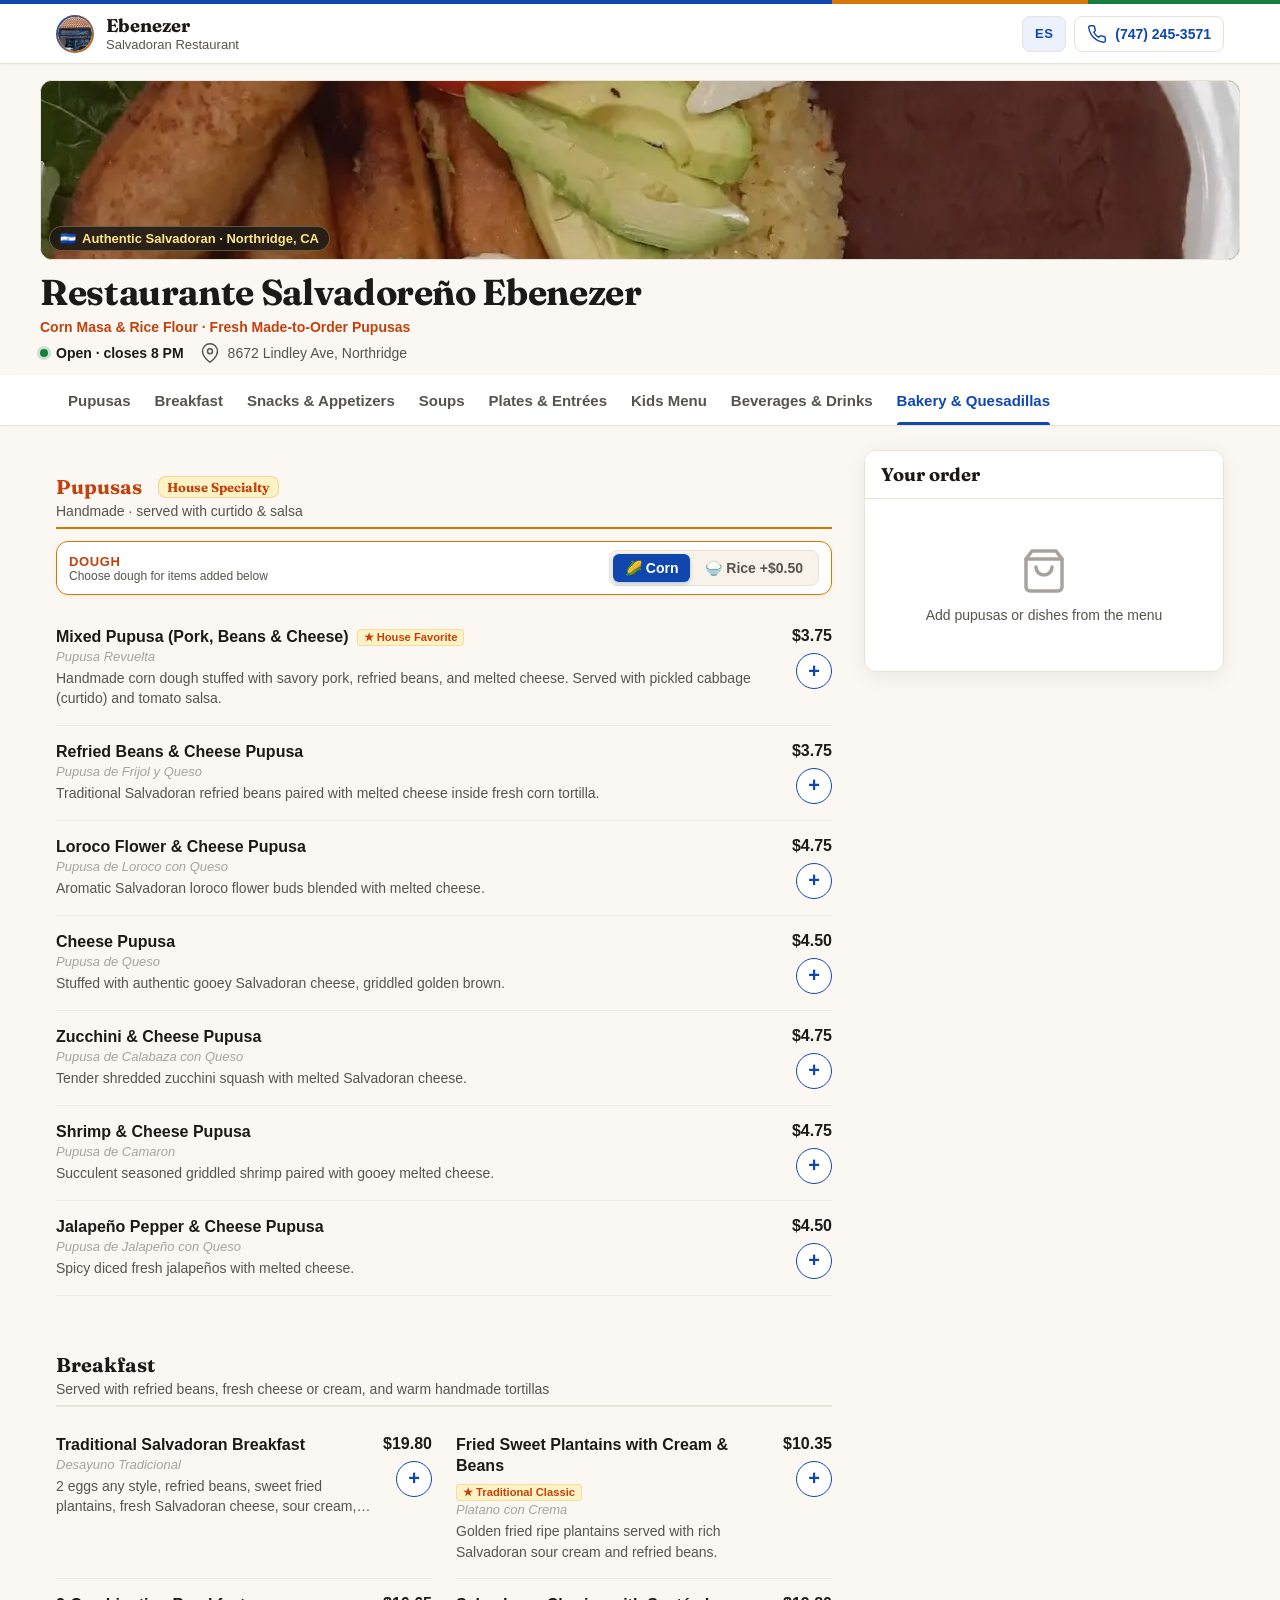
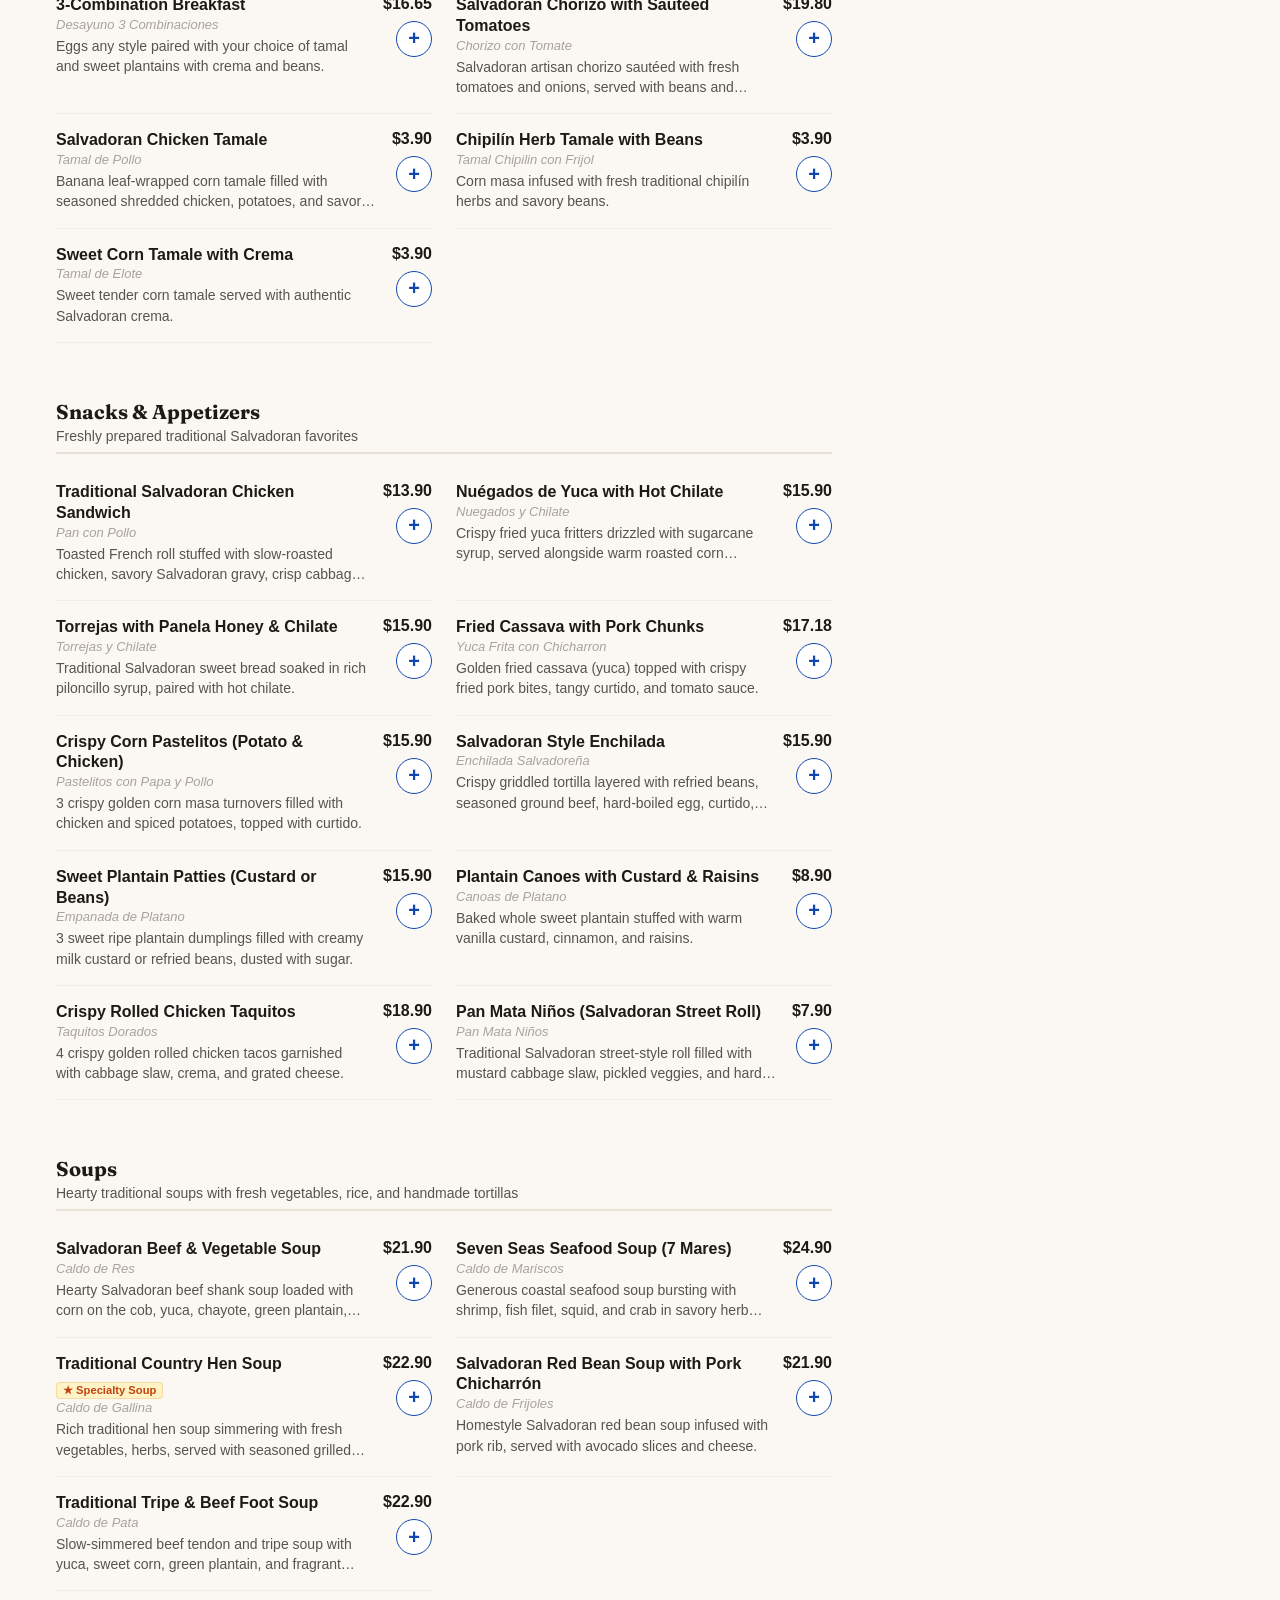
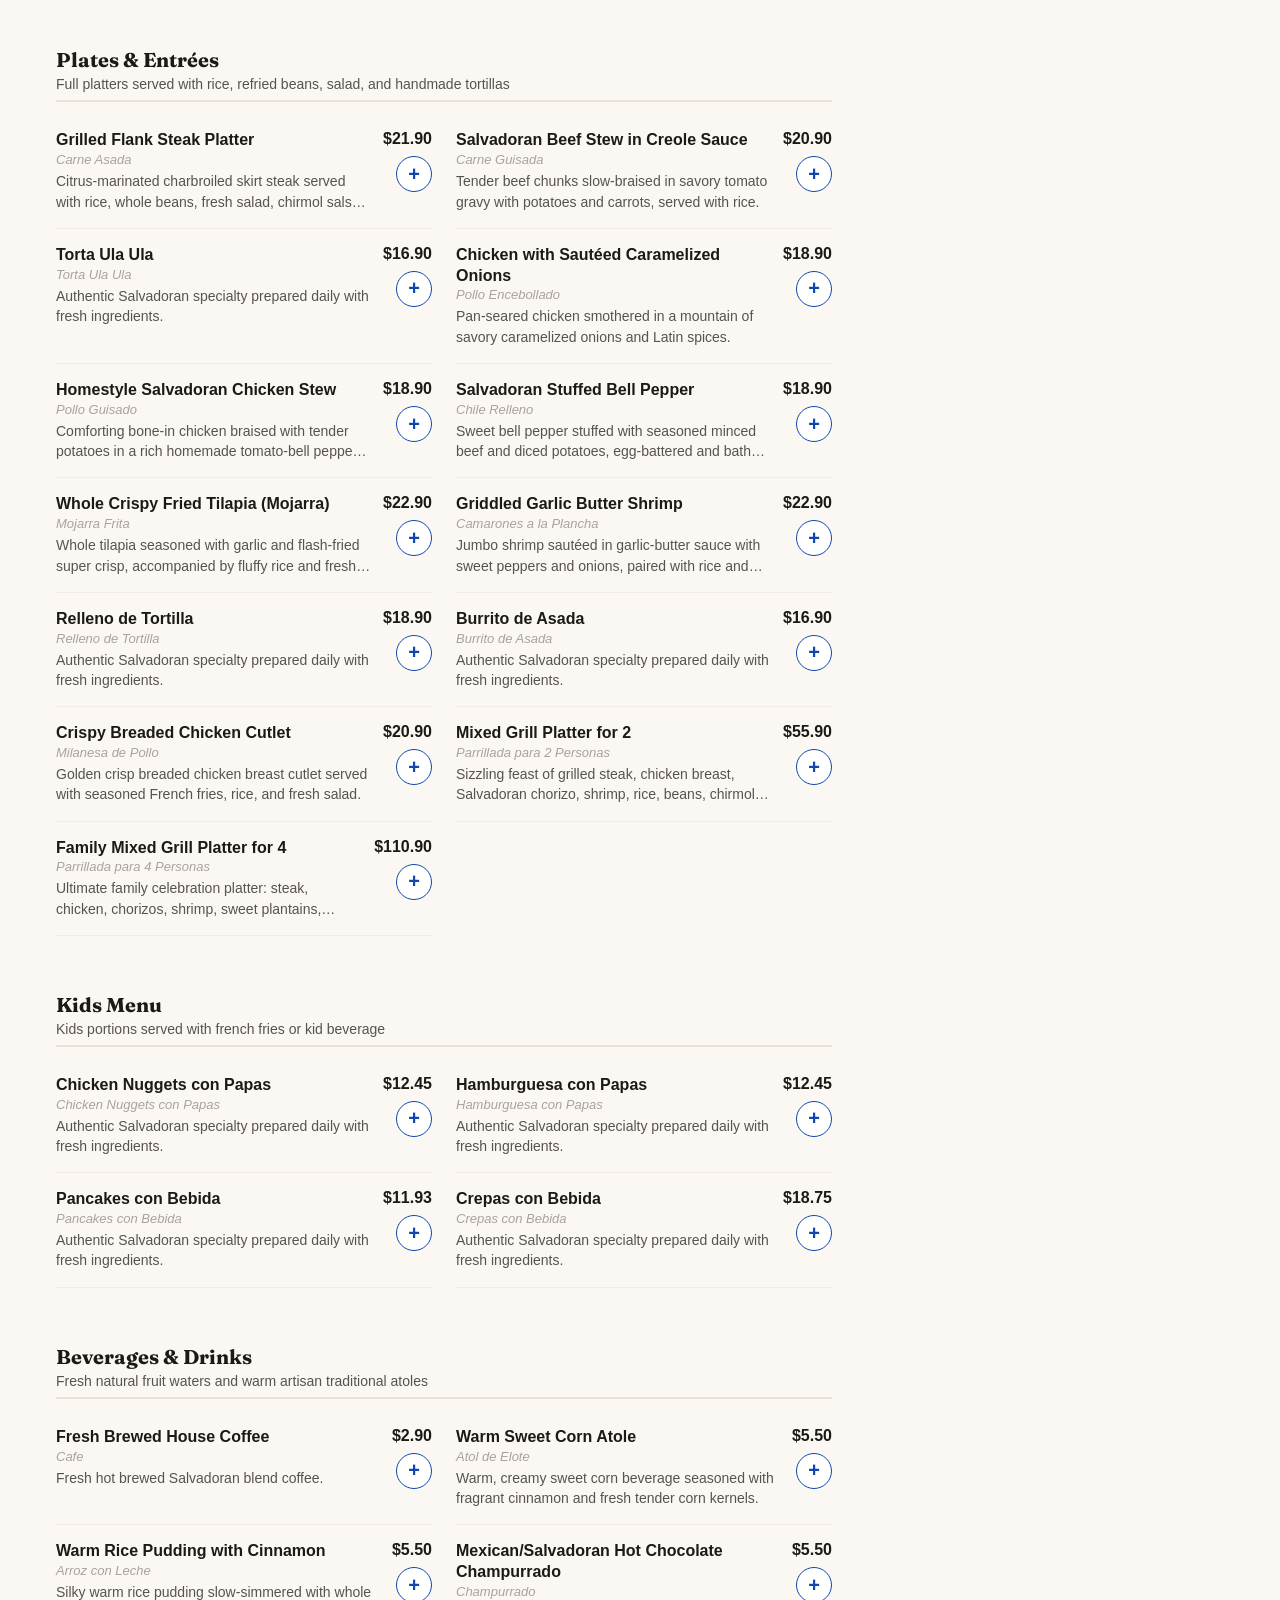
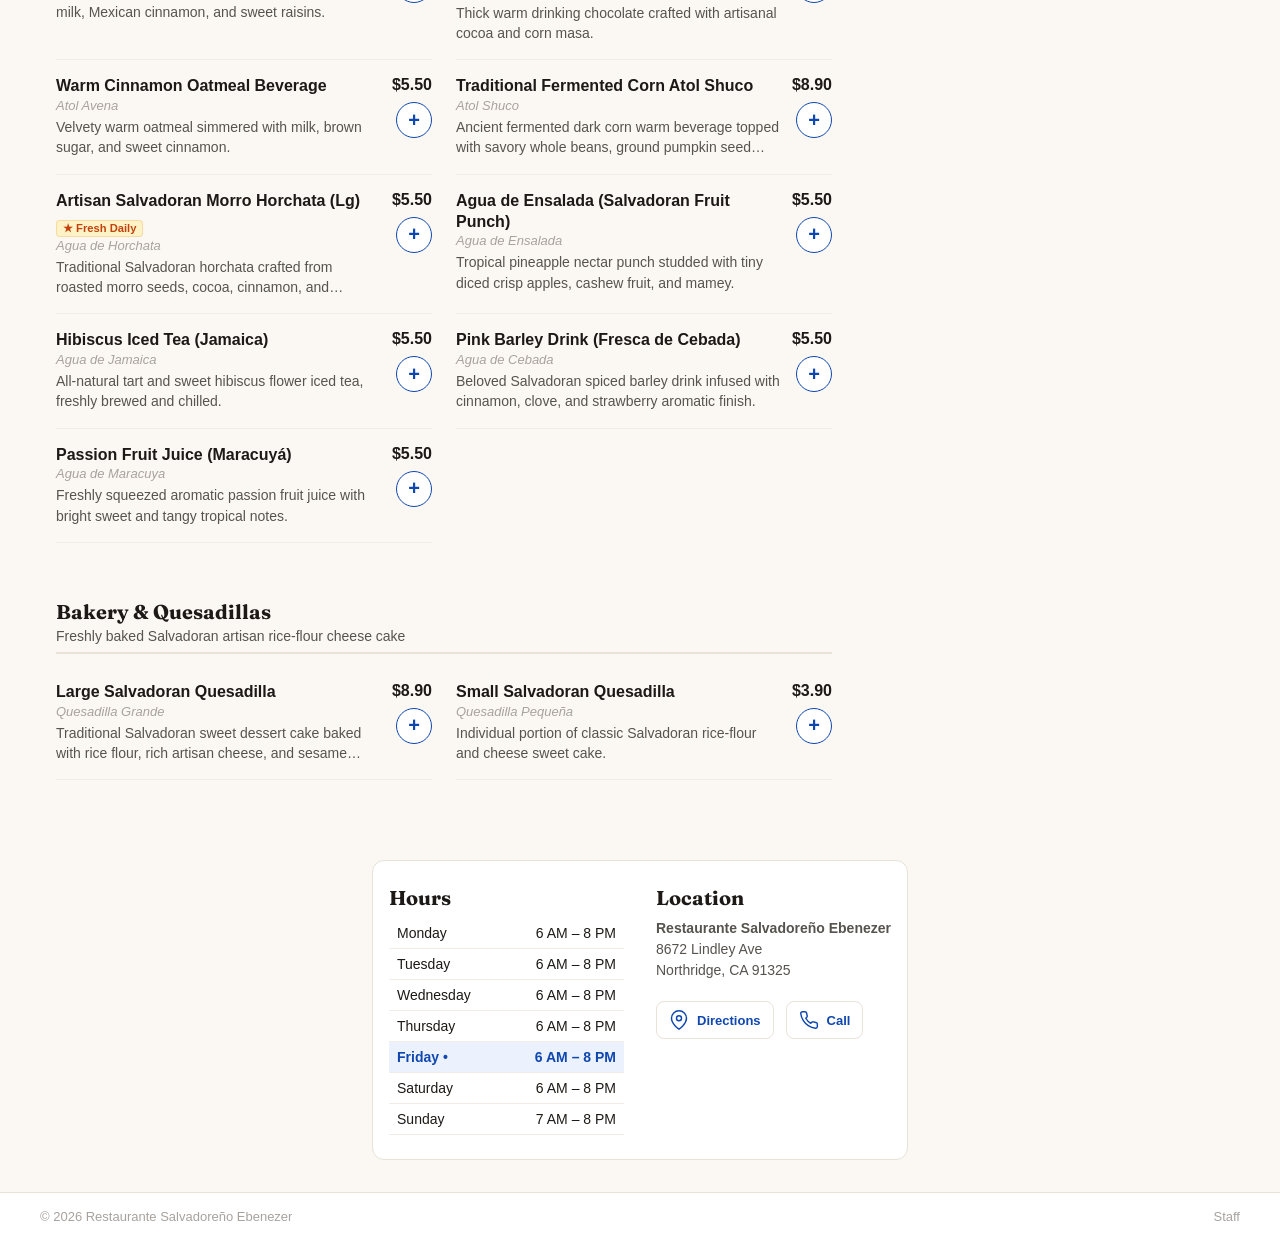
<file: index.html>
<!DOCTYPE html>
<html lang="en">
<head>
  <meta charset="UTF-8">
  <meta name="viewport" content="width=device-width, initial-scale=1.0, maximum-scale=5.0">
  <title>Ebenezer Salvadoran Restaurant — Menu & Online Ordering | Northridge, CA</title>
  <meta name="description" content="Authentic handmade Salvadoran pupusas, traditional soups, plantains and daily specials. Order pickup at 8672 Lindley Ave, Northridge, CA.">

  <!-- OpenGraph -->
  <meta property="og:title" content="Ebenezer Salvadoran Restaurant — Direct Online Ordering">
  <meta property="og:description" content="Authentic handmade Salvadoran pupusas in Northridge, CA.">
  <meta property="og:image" content="assets/logo-192.webp">
  <meta property="og:type" content="restaurant">

  <!-- Favicon -->
  <link rel="icon" type="image/webp" href="assets/logo-192.webp">

  <!-- Fonts & Stylesheet -->
  <link rel="preconnect" href="https://fonts.googleapis.com">
  <link rel="preconnect" href="https://fonts.gstatic.com" crossorigin>
  <link href="https://fonts.googleapis.com/css2?family=Fraunces:opsz,wght@9..144,600;9..144,700&display=swap" rel="stylesheet">
  <link rel="stylesheet" href="styles.css">

  <!-- Local Restaurant Schema JSON-LD -->
  <script type="application/ld+json">
  {
    "@context": "https://schema.org",
    "@type": "Restaurant",
    "name": "Restaurante Salvadoreño Ebenezer",
    "image": "assets/logo-192.webp",
    "address": {
      "@type": "PostalAddress",
      "streetAddress": "8672 Lindley Ave",
      "addressLocality": "Northridge",
      "addressRegion": "CA",
      "postalCode": "91325",
      "addressCountry": "US"
    },
    "telephone": "+17472453571",
    "servesCuisine": "Salvadoran",
    "priceRange": "$$"
  }
  </script>
</head>
<body>

  <!-- Top Salvadoran Artisan Stripe -->
  <div class="top-artisan-stripe"></div>

  <!-- SVG Icon Sprite -->
  <svg style="display:none;" xmlns="http://www.w3.org/2000/svg">
    <symbol id="icon-phone" viewBox="0 0 24 24">
      <path d="M22 16.92v3a2 2 0 0 1-2.18 2 19.79 19.79 0 0 1-8.63-3.07 19.5 19.5 0 0 1-6-6 19.79 19.79 0 0 1-3.07-8.67A2 2 0 0 1 4.11 2h3a2 2 0 0 1 2 1.72 12.84 12.84 0 0 0 .7 2.81 2 2 0 0 1-.45 2.11L8.09 9.91a16 16 0 0 0 6 6l1.27-1.27a2 2 0 0 1 2.11-.45 12.84 12.84 0 0 0 2.81.7A2 2 0 0 1 22 16.92z"/>
    </symbol>
    <symbol id="icon-pin" viewBox="0 0 24 24">
      <path d="M21 10c0 7-9 13-9 13s-9-6-9-13a9 9 0 0 1 18 0z"/><circle cx="12" cy="10" r="3"/>
    </symbol>
    <symbol id="icon-clock" viewBox="0 0 24 24">
      <circle cx="12" cy="12" r="10"/><polyline points="12 6 12 12 16 14"/>
    </symbol>
    <symbol id="icon-bag" viewBox="0 0 24 24">
      <path d="M6 2L3 6v14a2 2 0 0 0 2 2h14a2 2 0 0 0 2-2V6l-3-4z"/><line x1="3" y1="6" x2="21" y2="6"/><path d="M16 10a4 4 0 0 1-8 0"/>
    </symbol>
    <symbol id="icon-plus" viewBox="0 0 24 24">
      <line x1="12" y1="5" x2="12" y2="19"/><line x1="5" y1="12" x2="19" y2="12"/>
    </symbol>
    <symbol id="icon-minus" viewBox="0 0 24 24">
      <line x1="5" y1="12" x2="19" y2="12"/>
    </symbol>
    <symbol id="icon-x" viewBox="0 0 24 24">
      <line x1="18" y1="6" x2="6" y2="18"/><line x1="6" y1="6" x2="18" y2="18"/>
    </symbol>
    <symbol id="icon-check" viewBox="0 0 24 24">
      <polyline points="20 6 9 17 4 12"/>
    </symbol>
  </svg>

  <!-- Sticky Header -->
  <header class="site-header">
    <div class="header-inner">
      <a href="index.html" class="brand-link" aria-label="Ebenezer Restaurante">
        <div class="brand-logo-wrap">
          <img src="assets/logo-96.webp" alt="Ebenezer Logo" class="brand-logo" width="38" height="38" onerror="this.src='assets/logo.png'">
        </div>
        <div>
          <span class="brand-title">Ebenezer</span>
          <span class="brand-subtitle-mini" data-i18n="salvadoranFood">Salvadoran Restaurant</span>
        </div>
      </a>

      <div class="header-actions">
        <button id="langBtn" class="lang-btn" aria-label="Toggle language">ES</button>
        <a id="headerPhoneLink" href="tel:+17472453571" class="header-icon-btn" aria-label="Call restaurant">
          <svg class="icon"><use href="#icon-phone"></use></svg>
          <span class="desktop-phone-text">(747) 245-3571</span>
        </a>
      </div>
    </div>
  </header>

  <!-- Hero Section -->
  <section class="hero">
    <div class="hero-inner">
      <div class="hero-banner-wrap">
        <img src="assets/bk.webp" alt="Ebenezer Salvadoran Restaurant" class="hero-banner" width="1200" height="180" onerror="this.src='assets/bk.jpg'">
        <div class="hero-badge-corner">
          <span>🇸🇻</span>
          <span data-i18n="flavorBadge">Authentic Salvadoran · Northridge, CA</span>
        </div>
      </div>
      <h1 class="hero-title">Restaurante Salvadoreño Ebenezer</h1>
      <p class="hero-tagline" data-i18n="taglineHero">Corn Masa & Rice Flour · Fresh Made-to-Order Pupusas</p>
      <div class="hero-meta">
        <div class="status-badge" id="openStatusWrap">
          <span class="status-dot" id="statusDot"></span>
          <span id="statusText">Open · closes 8:00 PM</span>
        </div>
        <a id="heroMapLink" href="https://maps.app.goo.gl/6uodyNZbph4xevkz8" target="_blank" rel="noopener" class="hero-address">
          <svg class="icon"><use href="#icon-pin"></use></svg>
          <span>8672 Lindley Ave, Northridge</span>
        </a>
      </div>
    </div>
  </section>

  <!-- Sticky Category Navigation Tabs -->
  <div class="tabs-wrap">
    <nav class="tabs" id="categoryTabs" aria-label="Menu Categories"></nav>
  </div>

  <!-- Main Content Layout (Menu + Desktop Side Panel) -->
  <main class="main-layout" id="mainContent">
    <div class="menu-column" id="menuColumn">
      <!-- Menu categories and items rendered dynamically by app.js -->
    </div>

    <!-- Desktop Side Panel for Cart & Checkout -->
    <aside class="side-panel" id="desktopCart" aria-label="Order Panel">
      <div class="cart-header">
        <h2 class="cart-title" data-i18n="yourOrder">Your order</h2>
      </div>
      <div class="cart-body" id="desktopCartBody">
        <!-- Rendered by app.js -->
      </div>
    </aside>
  </main>

  <!-- Visit Us Section -->
  <section class="visit-section" id="visitSection">
    <div class="visit-grid">
      <div>
        <h2 class="section-title" data-i18n="hours">Hours</h2>
        <table class="hours-table" id="hoursTable">
          <!-- Filled by app.js with current day highlighted -->
        </table>
      </div>
      <div>
        <h2 class="section-title" data-i18n="location">Location</h2>
        <div class="location-info">
          <p class="location-address">
            <strong>Restaurante Salvadoreño Ebenezer</strong><br>
            8672 Lindley Ave<br>
            Northridge, CA 91325
          </p>
          <div class="location-links">
            <a href="https://maps.app.goo.gl/6uodyNZbph4xevkz8" target="_blank" rel="noopener" class="action-pill">
              <svg class="icon"><use href="#icon-pin"></use></svg>
              <span data-i18n="directions">Directions</span>
            </a>
            <a href="tel:+17472453571" class="action-pill">
              <svg class="icon"><use href="#icon-phone"></use></svg>
              <span data-i18n="call">Call</span>
            </a>
          </div>
        </div>
      </div>
    </div>
  </section>

  <!-- Site Footer -->
  <footer class="site-footer">
    <div class="footer-inner">
      <span>© 2026 Restaurante Salvadoreño Ebenezer</span>
      <a href="kitchen.html" class="footer-staff-link" aria-label="Staff">Staff</a>
    </div>
  </footer>

  <!-- Mobile Floating Bottom Cart Bar -->
  <div class="mobile-cart-bar" id="mobileCartBar" role="button" tabindex="0" aria-label="View order">
    <div class="m-bar-left">
      <span class="m-bar-badge" id="mBarCount">0</span>
      <span class="m-bar-title" data-i18n="viewOrder">View order</span>
    </div>
    <div class="m-bar-total" id="mBarTotal">$0.00</div>
  </div>

  <!-- Bulletproof Mobile Cart Modal Sheet Backdrop -->
  <div class="cart-modal-backdrop" id="cartModalBackdrop" aria-hidden="true">
    <div class="sheet-content" id="sheetContent">
      <div class="sheet-handle-wrap" id="sheetHandleWrap">
        <div class="sheet-handle"></div>
      </div>
      <div class="cart-header">
        <h2 class="cart-title" id="sheetTitle" data-i18n="yourOrder">Your order</h2>
        <button type="button" class="cart-close-btn" id="closeSheetBtn" aria-label="Close order">
          <svg class="icon"><use href="#icon-x"></use></svg>
        </button>
      </div>
      <div class="cart-body" id="sheetCartBody">
        <!-- Rendered by app.js -->
      </div>
    </div>
  </div>

  <!-- Undo Toast -->
  <div class="toast-undo" id="toastUndo" role="status" aria-live="polite">
    <span id="toastText">Item removed</span>
    <button type="button" class="toast-btn" id="toastUndoBtn" data-i18n="undo">Undo</button>
  </div>

  <!-- Scripts -->
  <script src="menu-data.js"></script>
  <script src="app.js"></script>
</body>
</html>
</file>
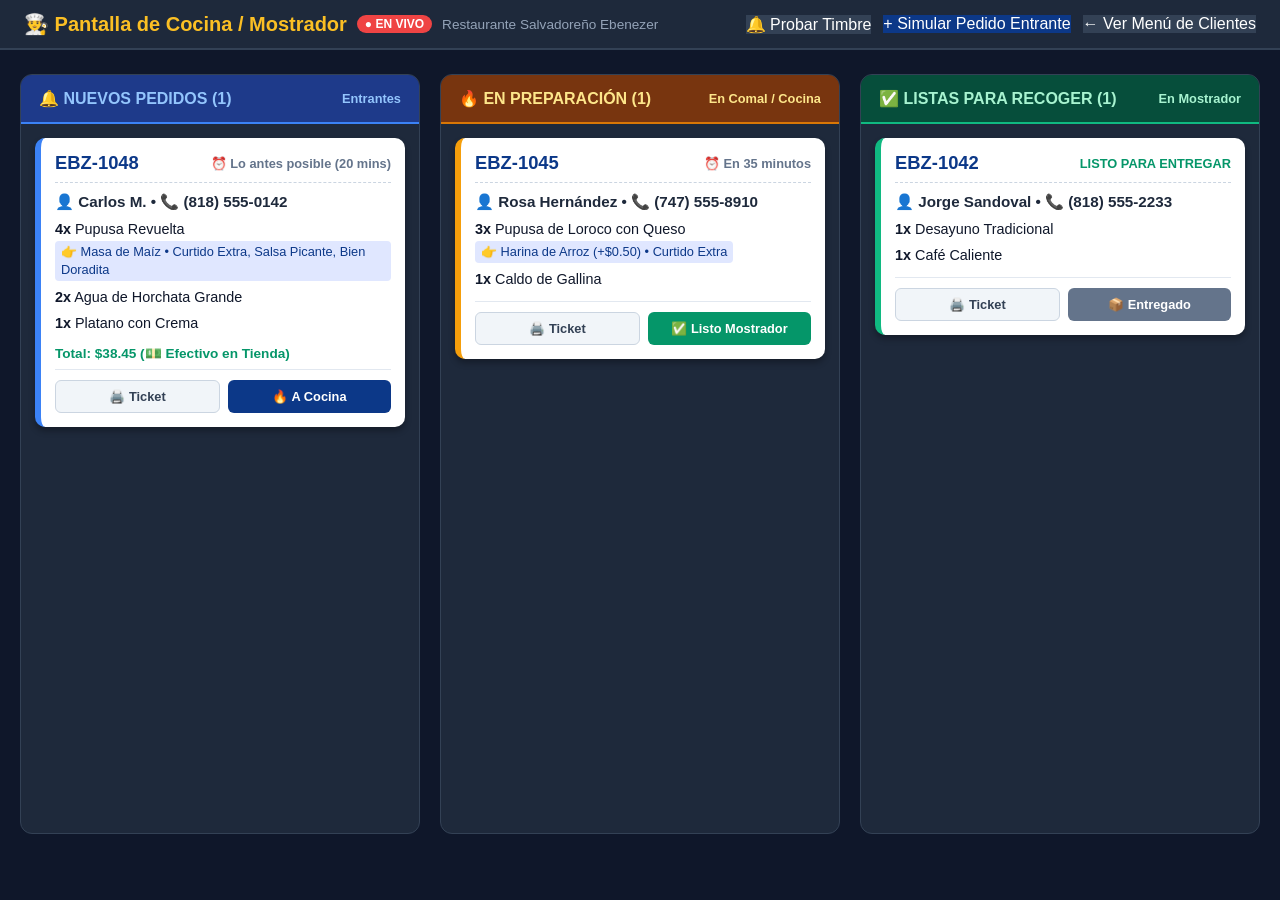
<file: kitchen.html>
<!DOCTYPE html>
<html lang="es">
<head>
  <meta charset="UTF-8">
  <meta name="viewport" content="width=device-width, initial-scale=1.0">
  <title>Pantalla de Cocina y Mostrador — Restaurante Ebenezer</title>
  <link rel="stylesheet" href="styles.css">
  <style>
    body {
      background: #0f172a;
      color: #f8fafc;
    }
    .kitchen-nav {
      background: #1e293b;
      border-bottom: 2px solid #334155;
      padding: 12px 24px;
      display: flex;
      justify-content: space-between;
      align-items: center;
    }
    .kitchen-title {
      font-size: 1.25rem;
      font-weight: 800;
      color: #fbbf24;
      display: flex;
      align-items: center;
      gap: 10px;
    }
    .kitchen-badge-live {
      background: #ef4444;
      color: white;
      font-size: 0.75rem;
      font-weight: 800;
      padding: 2px 8px;
      border-radius: 9999px;
      animation: pulse 1.5s infinite;
    }
    @keyframes pulse {
      0% { opacity: 1; }
      50% { opacity: 0.4; }
      100% { opacity: 1; }
    }
    .kitchen-board {
      max-width: 1400px;
      margin: 24px auto;
      padding: 0 20px;
      display: grid;
      grid-template-columns: repeat(3, 1fr);
      gap: 20px;
    }
    .column-card {
      background: #1e293b;
      border: 1px solid #334155;
      border-radius: 12px;
      display: flex;
      flex-direction: column;
      height: calc(100vh - 140px);
      overflow: hidden;
    }
    .column-header {
      padding: 14px 18px;
      font-weight: 800;
      font-size: 1rem;
      display: flex;
      justify-content: space-between;
      align-items: center;
      border-bottom: 2px solid #334155;
    }
    .col-new .column-header { background: #1e3a8a; color: #93c5fd; border-color: #3b82f6; }
    .col-prep .column-header { background: #78350f; color: #fde68a; border-color: #d97706; }
    .col-ready .column-header { background: #064e3b; color: #a7f3d0; border-color: #10b981; }

    .column-orders-list {
      flex: 1;
      overflow-y: auto;
      padding: 14px;
      display: flex;
      flex-direction: column;
      gap: 14px;
    }
    .ticket-card {
      background: #ffffff;
      color: #0f172a;
      border-radius: 10px;
      padding: 14px;
      box-shadow: 0 4px 6px rgba(0, 0, 0, 0.3);
      border-left: 6px solid #3b82f6;
    }
    .ticket-card.prep { border-left-color: #f59e0b; }
    .ticket-card.ready { border-left-color: #10b981; }

    .ticket-top {
      display: flex;
      justify-content: space-between;
      align-items: center;
      border-bottom: 1.5px dashed #cbd5e1;
      padding-bottom: 8px;
      margin-bottom: 10px;
    }
    .ticket-id { font-size: 1.15rem; font-weight: 900; color: #0c3888; }
    .ticket-time { font-size: 0.8rem; font-weight: 700; color: #64748b; }
    .ticket-cust { font-size: 0.95rem; font-weight: 800; color: #1e293b; margin-bottom: 8px; }
    .ticket-items-list { font-size: 0.9rem; line-height: 1.4; margin-bottom: 12px; }
    .ticket-item-row { margin-bottom: 6px; }
    .ticket-item-notes { font-size: 0.8rem; color: #0c3888; background: #e0e7ff; padding: 2px 6px; border-radius: 4px; display: inline-block; margin-top: 2px; }
    .ticket-actions {
      display: flex;
      gap: 8px;
      border-top: 1px solid #e2e8f0;
      padding-top: 10px;
    }
    .btn-ticket {
      flex: 1;
      padding: 8px;
      border-radius: 6px;
      font-size: 0.8rem;
      font-weight: 800;
      border: none;
      cursor: pointer;
      text-align: center;
    }
    .btn-ticket.next { background: #0c3888; color: white; }
    .btn-ticket.print { background: #f1f5f9; color: #334155; border: 1px solid #cbd5e1; }

    /* Thermal receipt printer preview */
    @media print {
      body * { visibility: hidden; }
      #printableTicket, #printableTicket * { visibility: visible; }
      #printableTicket {
        position: absolute;
        left: 0;
        top: 0;
        width: 80mm;
        color: black !important;
        background: white !important;
      }
    }
  </style>
</head>
<body>

  <header class="kitchen-nav">
    <div class="kitchen-title">
      <span>👨‍🍳 Pantalla de Cocina / Mostrador</span>
      <span class="kitchen-badge-live">● EN VIVO</span>
      <span style="font-size:0.85rem; color:#94a3b8; font-weight:normal;">Restaurante Salvadoreño Ebenezer</span>
    </div>
    <div style="display:flex; gap:12px; align-items:center;">
      <button class="btn-lang" onclick="playChime()" style="background:#334155; color:white; border-color:#475569;">🔔 Probar Timbre</button>
      <button class="btn-lang" onclick="addSampleOrder()" style="background:#0c3888; color:white; border-color:#3b82f6;">+ Simular Pedido Entrante</button>
      <a href="index.html" class="btn-lang" style="background:#334155; color:white; border-color:#475569;">← Ver Menú de Clientes</a>
    </div>
  </header>

  <main class="kitchen-board">
    <!-- Column 1: Nuevas -->
    <div class="column-card col-new">
      <div class="column-header">
        <span>🔔 NUEVOS PEDIDOS (<span id="countNew">0</span>)</span>
        <span style="font-size:0.8rem;">Entrantes</span>
      </div>
      <div class="column-orders-list" id="colNewList"></div>
    </div>

    <!-- Column 2: Preparando -->
    <div class="column-card col-prep">
      <div class="column-header">
        <span>🔥 EN PREPARACIÓN (<span id="countPrep">0</span>)</span>
        <span style="font-size:0.8rem;">En Comal / Cocina</span>
      </div>
      <div class="column-orders-list" id="colPrepList"></div>
    </div>

    <!-- Column 3: Listas -->
    <div class="column-card col-ready">
      <div class="column-header">
        <span>✅ LISTAS PARA RECOGER (<span id="countReady">0</span>)</span>
        <span style="font-size:0.8rem;">En Mostrador</span>
      </div>
      <div class="column-orders-list" id="colReadyList"></div>
    </div>
  </main>

  <!-- Hidden container for printing thermal ticket -->
  <div id="printableTicket" style="display:none;"></div>

  <script>
    // Audio Chime Generator via Web Audio API
    function playChime() {
      try {
        const ctx = new (window.AudioContext || window.webkitAudioContext)();
        const now = ctx.currentTime;
        const osc1 = ctx.createOscillator();
        const osc2 = ctx.createOscillator();
        const gain = ctx.createGain();

        osc1.type = 'sine';
        osc1.frequency.setValueAtTime(587.33, now); // D5
        osc1.frequency.setValueAtTime(880, now + 0.15); // A5

        gain.gain.setValueAtTime(0.3, now);
        gain.gain.exponentialRampToValueAtTime(0.001, now + 0.8);

        osc1.connect(gain);
        gain.connect(ctx.destination);

        osc1.start(now);
        osc1.stop(now + 0.8);
      } catch(e) {
        console.log('Audio not allowed yet without interaction');
      }
    }

    // Default seed sample orders if empty
    function initializeOrders() {
      let orders = JSON.parse(localStorage.getItem('ebenezer_kitchen_orders') || '[]');
      if (orders.length === 0) {
        orders = [
          {
            orderNumber: "EBZ-1048",
            createdAt: new Date(Date.now() - 6 * 60000).toISOString(),
            customer: { name: "Carlos M.", phone: "(818) 555-0142" },
            pickupTime: "Lo antes posible (20 mins)",
            paymentMethod: "store",
            total: 38.45,
            status: "new",
            items: [
              { qty: 4, name_es: "Pupusa Revuelta", price: 3.75, customizations: { dough: "Masa de Maíz", extras: "Curtido Extra, Salsa Picante, Bien Doradita" } },
              { qty: 2, name_es: "Agua de Horchata Grande", price: 4.50 },
              { qty: 1, name_es: "Platano con Crema", price: 8.00 }
            ]
          },
          {
            orderNumber: "EBZ-1045",
            createdAt: new Date(Date.now() - 14 * 60000).toISOString(),
            customer: { name: "Rosa Hernández", phone: "(747) 555-8910" },
            pickupTime: "En 35 minutos",
            paymentMethod: "card",
            total: 29.50,
            status: "prep",
            items: [
              { qty: 3, name_es: "Pupusa de Loroco con Queso", price: 4.00, customizations: { dough: "Harina de Arroz (+$0.50)", extras: "Curtido Extra" } },
              { qty: 1, name_es: "Caldo de Gallina", price: 16.50 }
            ]
          },
          {
            orderNumber: "EBZ-1042",
            createdAt: new Date(Date.now() - 25 * 60000).toISOString(),
            customer: { name: "Jorge Sandoval", phone: "(818) 555-2233" },
            pickupTime: "Listo",
            paymentMethod: "store",
            total: 19.80,
            status: "ready",
            items: [
              { qty: 1, name_es: "Desayuno Tradicional", price: 16.00 },
              { qty: 1, name_es: "Café Caliente", price: 2.25 }
            ]
          }
        ];
        localStorage.setItem('ebenezer_kitchen_orders', JSON.stringify(orders));
      }
      renderKitchen();
    }

    function renderKitchen() {
      const orders = JSON.parse(localStorage.getItem('ebenezer_kitchen_orders') || '[]');

      const colNew = document.getElementById('colNewList');
      const colPrep = document.getElementById('colPrepList');
      const colReady = document.getElementById('colReadyList');

      colNew.innerHTML = '';
      colPrep.innerHTML = '';
      colReady.innerHTML = '';

      let cNew = 0, cPrep = 0, cReady = 0;

      orders.forEach((ord, idx) => {
        const card = document.createElement('div');
        card.className = `ticket-card ${ord.status}`;

        let itemsHtml = '';
        ord.items.forEach(it => {
          let customText = '';
          if (it.customizations) {
            let notes = [];
            if (it.customizations.dough) notes.push(it.customizations.dough);
            if (it.customizations.extras) notes.push(it.customizations.extras);
            if (it.customizations.notes) notes.push(it.customizations.notes);
            customText = `<div class="ticket-item-notes">👉 ${notes.join(' • ')}</div>`;
          }
          itemsHtml += `
            <div class="ticket-item-row">
              <strong>${it.qty}x</strong> ${it.name_es}
              ${customText}
            </div>
          `;
        });

        let actionBtns = '';
        if (ord.status === 'new') {
          cNew++;
          actionBtns = `
            <button class="btn-ticket print" onclick="printReceipt(${idx})">🖨️ Ticket</button>
            <button class="btn-ticket next" onclick="moveStatus(${idx}, 'prep')">🔥 A Cocina</button>
          `;
          card.innerHTML = `
            <div class="ticket-top">
              <span class="ticket-id">${ord.orderNumber}</span>
              <span class="ticket-time">⏰ ${ord.pickupTime}</span>
            </div>
            <div class="ticket-cust">👤 ${ord.customer.name} • 📞 ${ord.customer.phone}</div>
            <div class="ticket-items-list">${itemsHtml}</div>
            <div style="font-size:0.85rem; font-weight:800; color:#059669; margin-bottom:8px;">Total: $${ord.total.toFixed(2)} (${ord.paymentMethod === 'store' ? '💵 Efectivo en Tienda' : '💳 Pagado Online'})</div>
            <div class="ticket-actions">${actionBtns}</div>
          `;
          colNew.appendChild(card);
        } else if (ord.status === 'prep') {
          cPrep++;
          actionBtns = `
            <button class="btn-ticket print" onclick="printReceipt(${idx})">🖨️ Ticket</button>
            <button class="btn-ticket next" style="background:#059669;" onclick="moveStatus(${idx}, 'ready')">✅ Listo Mostrador</button>
          `;
          card.innerHTML = `
            <div class="ticket-top">
              <span class="ticket-id">${ord.orderNumber}</span>
              <span class="ticket-time">⏰ ${ord.pickupTime}</span>
            </div>
            <div class="ticket-cust">👤 ${ord.customer.name} • 📞 ${ord.customer.phone}</div>
            <div class="ticket-items-list">${itemsHtml}</div>
            <div class="ticket-actions">${actionBtns}</div>
          `;
          colPrep.appendChild(card);
        } else if (ord.status === 'ready') {
          cReady++;
          actionBtns = `
            <button class="btn-ticket print" onclick="printReceipt(${idx})">🖨️ Ticket</button>
            <button class="btn-ticket" style="background:#64748b; color:white;" onclick="archiveOrder(${idx})">📦 Entregado</button>
          `;
          card.innerHTML = `
            <div class="ticket-top">
              <span class="ticket-id">${ord.orderNumber}</span>
              <span class="ticket-time" style="color:#059669;">LISTO PARA ENTREGAR</span>
            </div>
            <div class="ticket-cust">👤 ${ord.customer.name} • 📞 ${ord.customer.phone}</div>
            <div class="ticket-items-list">${itemsHtml}</div>
            <div class="ticket-actions">${actionBtns}</div>
          `;
          colReady.appendChild(card);
        }
      });

      document.getElementById('countNew').textContent = cNew;
      document.getElementById('countPrep').textContent = cPrep;
      document.getElementById('countReady').textContent = cReady;
    }

    function moveStatus(idx, newStatus) {
      const orders = JSON.parse(localStorage.getItem('ebenezer_kitchen_orders') || '[]');
      if (orders[idx]) {
        orders[idx].status = newStatus;
        localStorage.setItem('ebenezer_kitchen_orders', JSON.stringify(orders));
        renderKitchen();
      }
    }

    function archiveOrder(idx) {
      const orders = JSON.parse(localStorage.getItem('ebenezer_kitchen_orders') || '[]');
      if (orders[idx]) {
        orders.splice(idx, 1);
        localStorage.setItem('ebenezer_kitchen_orders', JSON.stringify(orders));
        renderKitchen();
      }
    }

    function addSampleOrder() {
      const orders = JSON.parse(localStorage.getItem('ebenezer_kitchen_orders') || '[]');
      const randomId = Math.floor(1000 + Math.random() * 9000);
      orders.unshift({
        orderNumber: `EBZ-${randomId}`,
        createdAt: new Date().toISOString(),
        customer: { name: "Cliente Mostrador", phone: "(818) 555-" + Math.floor(1000+Math.random()*9000) },
        pickupTime: "Lo antes posible (20-25 mins)",
        paymentMethod: "store",
        total: 26.50,
        status: "new",
        items: [
          { qty: 4, name_es: "Pupusa de Frijol y Queso", price: 3.75, customizations: { dough: "Masa de Maíz", extras: "Curtido Extra, Salsa Roja" } },
          { qty: 2, name_es: "Agua de Ensalada", price: 4.50 }
        ]
      });
      localStorage.setItem('ebenezer_kitchen_orders', JSON.stringify(orders));
      playChime();
      renderKitchen();
    }

    function printReceipt(idx) {
      const orders = JSON.parse(localStorage.getItem('ebenezer_kitchen_orders') || '[]');
      const ord = orders[idx];
      if (!ord) return;

      const printable = document.getElementById('printableTicket');
      let itemsList = '';
      ord.items.forEach(it => {
        let notes = '';
        if (it.customizations) {
          notes = `<div style="font-size:10pt;">* ${it.customizations.dough || ''} - ${it.customizations.extras || ''}</div>`;
        }
        itemsList += `
          <div style="margin-bottom:6px; font-size:12pt;">
            <strong>${it.qty}x ${it.name_es}</strong>
            ${notes}
          </div>
        `;
      });

      printable.innerHTML = `
        <div style="font-family:monospace; padding:10px; width:75mm; border:1px solid #ccc;">
          <h2 style="text-align:center; margin:0 0 4px 0; font-size:14pt;">EBENEZER RESTAURANTE</h2>
          <div style="text-align:center; font-size:9pt; margin-bottom:8px;">8672 Lindley Ave, Northridge, CA</div>
          <div style="border-top:1px dashed black; border-bottom:1px dashed black; padding:6px 0; margin-bottom:8px;">
            <div style="font-size:16pt; font-weight:bold;">ORDEN: ${ord.orderNumber}</div>
            <div style="font-size:10pt;">Hora Recogida: ${ord.pickupTime}</div>
            <div style="font-size:10pt;">Cliente: ${ord.customer.name}</div>
            <div style="font-size:10pt;">Tel: ${ord.customer.phone}</div>
          </div>
          <div>${itemsList}</div>
          <div style="border-top:1px dashed black; padding-top:6px; margin-top:10px; font-size:12pt; font-weight:bold;">
            TOTAL: $${ord.total.toFixed(2)} (${ord.paymentMethod === 'store' ? 'PAGO EN TIENDA' : 'PAGADO'})
          </div>
        </div>
      `;
      printable.style.display = 'block';
      window.print();
      printable.style.display = 'none';
    }

    // Auto-poll localStorage every 2 seconds for new orders
    setInterval(renderKitchen, 2000);
    initializeOrders();
  </script>
</body>
</html>
</file>
<file: styles.css>
/* Restaurante Salvadoreño Ebenezer — Design System & Styles (v2.1)
   Warm Salvadoran Authentic Palette & Flawless Mobile Modal
*/

:root {
  /* Brand Colors: Salvadoran Flag Blue + Artisan Toasted Maize + Fresh Herb Green */
  --bg:          #FBF8F3;  /* warm off-white artisanal page */
  --surface:     #FFFFFF;  /* clean sheet and card surface */
  --surface-alt: #F7F3EB;  /* soft warm tint */
  --ink:         #1C1917;  /* deep charcoal ink */
  --ink-2:       #57534E;  /* warm medium grey */
  --ink-3:       #A8A29E;  /* muted subtle */
  --line:        #E8E2D7;  /* warm hairline border */
  --line-light:  #F2EDE4;

  /* Salvadoran Palette */
  --brand:       #0F47AF;  /* El Salvador Blue */
  --brand-hover: #0A3688;
  --brand-ink:   #FFFFFF;
  --brand-soft:  #EBF2FD;  /* soft blue tint */
  
  --maize:       #C2410C;  /* warm comal toasted amber / terracotta */
  --maize-gold:  #D97706;  /* golden maize */
  --maize-soft:  #FEF3C7;  /* warm yellow tint */
  
  --ok:          #15803D;  /* fresh herb green */
  --ok-soft:     #DCFCE7;
  --danger:      #B91C1C;

  /* Typography */
  --font-display: "Fraunces", Georgia, serif;
  --font-body:    -apple-system, BlinkMacSystemFont, "Segoe UI", Roboto, Helvetica, Arial, sans-serif;
  --fs-xs:  0.8125rem; /* 13px */
  --fs-sm:  0.875rem;  /* 14px */
  --fs-md:  1rem;      /* 16px */
  --fs-lg:  1.25rem;   /* 20px */
  --fs-xl:  1.75rem;   /* 28px */
  --fs-2xl: 2.25rem;   /* 36px */

  /* Spacing */
  --s1: 4px;
  --s2: 8px;
  --s3: 12px;
  --s4: 16px;
  --s5: 24px;
  --s6: 32px;
  --s7: 48px;

  /* Dimensions & Radius */
  --radius:       12px;
  --radius-sm:    8px;
  --radius-full:  9999px;
  --header-h:     60px;
  --tabs-h:       50px;
  --max-w:        1200px;
  --shadow-sheet: 0 -8px 36px rgba(28, 25, 23, 0.16);
  --shadow-panel: 0 4px 20px rgba(28, 25, 23, 0.07);
  --shadow-bar:   0 6px 20px rgba(15, 71, 175, 0.35);
}

/* Base Reset */
*, *::before, *::after {
  box-sizing: border-box;
  margin: 0;
  padding: 0;
}

html {
  font-family: var(--font-body);
  font-size: 16px;
  color: var(--ink);
  background-color: var(--bg);
  -webkit-text-size-adjust: 100%;
  scroll-behavior: smooth;
}

body {
  min-height: 100vh;
  display: flex;
  flex-direction: column;
  overflow-x: hidden;
  background-color: var(--bg);
}

a {
  color: inherit;
  text-decoration: none;
}

button {
  font-family: inherit;
  font-size: inherit;
  border: none;
  background: none;
  cursor: pointer;
  color: inherit;
  -webkit-tap-highlight-color: transparent;
}

input, textarea {
  font-family: inherit;
  font-size: 16px;
  color: var(--ink);
}

img {
  max-width: 100%;
  height: auto;
  display: block;
}

:focus-visible {
  outline: 2px solid var(--brand);
  outline-offset: 2px;
}

/* SVG Icon Helper */
.icon {
  width: 20px;
  height: 20px;
  stroke-width: 1.75;
  stroke: currentColor;
  fill: none;
  stroke-linecap: round;
  stroke-linejoin: round;
  display: inline-block;
  vertical-align: middle;
  flex-shrink: 0;
}

/* ==========================================================================
   Top Artisan Stripe (A touch of Salvadoran color & craft)
   ========================================================================== */
.top-artisan-stripe {
  height: 4px;
  width: 100%;
  background: linear-gradient(90deg, var(--brand) 0%, var(--brand) 65%, var(--maize-gold) 65%, var(--maize-gold) 85%, var(--ok) 85%, var(--ok) 100%);
  position: sticky;
  top: 0;
  z-index: 60;
}

/* ==========================================================================
   Header
   ========================================================================== */
.site-header {
  position: sticky;
  top: 4px;
  z-index: 50;
  height: var(--header-h);
  background: var(--surface);
  border-bottom: 1px solid var(--line);
  display: flex;
  align-items: center;
  box-shadow: 0 1px 3px rgba(0,0,0,0.03);
}

.header-inner {
  width: 100%;
  max-width: var(--max-w);
  margin: 0 auto;
  padding: 0 var(--s4);
  display: flex;
  align-items: center;
  justify-content: space-between;
}

.brand-link {
  display: flex;
  align-items: center;
  gap: var(--s3);
  min-width: 0;
}

.brand-logo-wrap {
  position: relative;
  width: 38px;
  height: 38px;
  border-radius: var(--radius-full);
  padding: 2px;
  background: linear-gradient(135deg, var(--brand), var(--maize-gold));
  flex-shrink: 0;
}

.brand-logo {
  width: 100%;
  height: 100%;
  border-radius: var(--radius-full);
  object-fit: cover;
  background: var(--surface);
}

.brand-title {
  font-family: var(--font-display);
  font-weight: 700;
  font-size: 1.15rem;
  line-height: 1.15;
  color: var(--ink);
  white-space: nowrap;
  overflow: hidden;
  text-overflow: ellipsis;
}

.brand-subtitle-mini {
  font-size: var(--fs-xs);
  color: var(--ink-2);
  font-weight: 500;
  display: block;
}

.header-actions {
  display: flex;
  align-items: center;
  gap: var(--s2);
}

.lang-btn {
  display: inline-flex;
  align-items: center;
  justify-content: center;
  min-width: 44px;
  height: 36px;
  padding: 0 var(--s2);
  border-radius: var(--radius-sm);
  border: 1px solid var(--line);
  font-size: var(--fs-xs);
  font-weight: 700;
  letter-spacing: 0.05em;
  color: var(--brand);
  background: var(--brand-soft);
  transition: all 0.15s ease;
}

.lang-btn:hover {
  background: #dce7f9;
}

.header-icon-btn {
  display: inline-flex;
  align-items: center;
  justify-content: center;
  min-width: 44px;
  height: 36px;
  padding: 0 var(--s3);
  border-radius: var(--radius-sm);
  color: var(--brand);
  background: var(--surface);
  border: 1px solid var(--line);
  font-size: var(--fs-sm);
  font-weight: 600;
  transition: all 0.15s ease;
}

.header-icon-btn:hover {
  border-color: var(--brand);
  background: var(--brand-soft);
}

.desktop-phone-text {
  display: none;
}

@media (min-width: 768px) {
  .desktop-phone-text {
    display: inline;
    margin-left: var(--s2);
  }
}

/* ==========================================================================
   Hero Section
   ========================================================================== */
.hero {
  padding: var(--s4) var(--s4) var(--s3);
  background: var(--bg);
}

.hero-inner {
  max-width: var(--max-w);
  margin: 0 auto;
}

.hero-banner-wrap {
  width: 100%;
  height: 140px;
  border-radius: var(--radius);
  overflow: hidden;
  margin-bottom: var(--s3);
  border: 1px solid var(--line);
  position: relative;
  background: #2b1f1d;
}

.hero-banner {
  width: 100%;
  height: 100%;
  object-fit: cover;
  opacity: 0.92;
}

.hero-badge-corner {
  position: absolute;
  bottom: 8px;
  left: 8px;
  background: rgba(28, 25, 23, 0.85);
  backdrop-filter: blur(4px);
  color: #FDE68A;
  font-size: var(--fs-xs);
  font-weight: 700;
  padding: 4px 10px;
  border-radius: var(--radius-full);
  display: inline-flex;
  align-items: center;
  gap: 6px;
  border: 1px solid rgba(253, 230, 138, 0.3);
}

.hero-title {
  font-family: var(--font-display);
  font-size: 1.65rem;
  font-weight: 700;
  color: var(--ink);
  line-height: 1.15;
  letter-spacing: -0.01em;
  margin-bottom: 6px;
}

.hero-tagline {
  font-size: var(--fs-sm);
  color: var(--maize);
  font-weight: 600;
  margin-bottom: var(--s2);
}

.hero-meta {
  display: flex;
  flex-direction: column;
  gap: var(--s2);
  font-size: var(--fs-sm);
  color: var(--ink-2);
}

.status-badge {
  display: inline-flex;
  align-items: center;
  gap: var(--s2);
  font-weight: 600;
  color: var(--ink);
}

.status-dot {
  width: 8px;
  height: 8px;
  border-radius: var(--radius-full);
  background-color: var(--ok); /* Fresh green for open */
  box-shadow: 0 0 0 3px rgba(21, 128, 61, 0.2);
}

.status-dot.closed {
  background-color: var(--ink-3);
  box-shadow: none;
}

.hero-address {
  display: inline-flex;
  align-items: center;
  gap: var(--s2);
  color: var(--ink-2);
  transition: color 0.15s ease;
}

.hero-address:hover {
  color: var(--brand);
}

@media (min-width: 768px) {
  .hero-banner-wrap {
    height: 180px;
  }
  .hero-title {
    font-size: var(--fs-2xl);
  }
  .hero-meta {
    flex-direction: row;
    align-items: center;
    gap: var(--s4);
  }
}

/* ==========================================================================
   Category Navigation Tabs
   ========================================================================== */
.tabs-wrap {
  position: sticky;
  top: calc(var(--header-h) + 4px);
  z-index: 40;
  background: var(--surface);
  border-bottom: 1px solid var(--line);
  box-shadow: 0 2px 8px rgba(0,0,0,0.02);
}

.tabs {
  max-width: var(--max-w);
  margin: 0 auto;
  display: flex;
  align-items: center;
  height: var(--tabs-h);
  padding: 0 var(--s4);
  overflow-x: auto;
  scroll-behavior: smooth;
  -webkit-overflow-scrolling: touch;
  scrollbar-width: none;
}

.tabs::-webkit-scrollbar {
  display: none;
}

.tab-link {
  display: inline-flex;
  align-items: center;
  height: 100%;
  padding: 0 var(--s3);
  font-size: 0.9375rem;
  font-weight: 600;
  color: var(--ink-2);
  white-space: nowrap;
  position: relative;
  transition: color 0.15s ease;
}

.tab-link:hover {
  color: var(--brand);
}

.tab-link.active {
  color: var(--brand);
  font-weight: 700;
}

.tab-link.active::after {
  content: "";
  position: absolute;
  bottom: 0;
  left: var(--s3);
  right: var(--s3);
  height: 3px;
  background-color: var(--brand);
  border-radius: 3px 3px 0 0;
}

/* ==========================================================================
   Main Content Layout
   ========================================================================== */
.main-layout {
  max-width: var(--max-w);
  width: 100%;
  margin: 0 auto;
  padding: var(--s4) var(--s4) 100px;
}

@media (min-width: 1024px) {
  .main-layout {
    display: grid;
    grid-template-columns: minmax(0, 1fr) 360px;
    gap: var(--s6);
    padding: var(--s5) var(--s4) var(--s7);
  }
}

/* ==========================================================================
   Menu Sections & Rows
   ========================================================================== */
.menu-column {
  min-width: 0;
}

.menu-section {
  padding-top: var(--s5);
  margin-bottom: var(--s6);
  scroll-margin-top: calc(var(--header-h) + var(--tabs-h) + 16px);
}

.section-head {
  margin-bottom: var(--s3);
  border-bottom: 2px solid var(--line);
  padding-bottom: var(--s2);
}

.section-title {
  font-family: var(--font-display);
  font-size: var(--fs-lg);
  font-weight: 700;
  color: var(--ink);
  line-height: 1.25;
  display: flex;
  align-items: center;
  gap: var(--s2);
}

.section-sub {
  font-size: var(--fs-sm);
  color: var(--ink-2);
  margin-top: var(--s1);
}

/* Pupusa Section Highlight */
.pupusas-section .section-head {
  border-bottom-color: var(--maize-gold);
}

.pupusas-section .section-title {
  color: var(--maize);
}

.pupusa-badge-spec {
  display: inline-block;
  background: var(--maize-soft);
  color: var(--maize);
  font-size: var(--fs-xs);
  font-weight: 700;
  padding: 2px 8px;
  border-radius: var(--radius-sm);
  border: 1px solid rgba(217, 119, 6, 0.25);
  margin-left: var(--s2);
}

/* Dough Selector Segmented Control */
.dough-selector-wrap {
  display: flex;
  align-items: center;
  justify-content: space-between;
  gap: var(--s3);
  background: var(--surface);
  border: 1.5px solid var(--maize-gold);
  padding: 8px 12px;
  border-radius: var(--radius);
  margin: var(--s3) 0 var(--s4);
  box-shadow: 0 2px 6px rgba(217, 119, 6, 0.08);
}

.dough-label-group {
  display: flex;
  flex-direction: column;
}

.dough-label {
  font-size: var(--fs-xs);
  font-weight: 700;
  text-transform: uppercase;
  letter-spacing: 0.05em;
  color: var(--maize);
}

.dough-subtext {
  font-size: 0.75rem;
  color: var(--ink-2);
}

.dough-segmented {
  display: inline-flex;
  background: var(--surface-alt);
  border-radius: var(--radius-sm);
  padding: 3px;
  gap: 3px;
  border: 1px solid var(--line);
}

.dough-option {
  padding: 6px 12px;
  font-size: var(--fs-sm);
  font-weight: 600;
  border-radius: 6px;
  color: var(--ink-2);
  transition: all 0.15s ease;
  white-space: nowrap;
}

.dough-option.active {
  background: var(--brand);
  color: #FFFFFF;
  box-shadow: 0 2px 4px rgba(15, 71, 175, 0.25);
}

/* Item List / Grid */
.items-container {
  display: flex;
  flex-direction: column;
}

@media (min-width: 1024px) {
  .items-container.grid-2col {
    display: grid;
    grid-template-columns: 1fr 1fr;
    column-gap: var(--s5);
  }
}

.item-row {
  display: flex;
  align-items: flex-start;
  justify-content: space-between;
  gap: var(--s3);
  padding: var(--s4) 0;
  border-bottom: 1px solid var(--line-light);
  transition: background-color 0.1s ease;
}

.item-row:hover {
  background-color: rgba(247, 243, 235, 0.4);
}

.item-info {
  flex: 1;
  min-width: 0;
}

.item-name-row {
  display: flex;
  align-items: center;
  gap: var(--s2);
  flex-wrap: wrap;
}

.item-name {
  font-size: var(--fs-md);
  font-weight: 600;
  color: var(--ink);
  line-height: 1.3;
}

.item-tag-favorite {
  font-size: 0.7rem;
  font-weight: 700;
  background: var(--maize-soft);
  color: var(--maize);
  padding: 1px 6px;
  border-radius: 4px;
  border: 1px solid rgba(217, 119, 6, 0.2);
  display: inline-block;
}

.item-alt-name {
  font-size: var(--fs-xs);
  color: var(--ink-3);
  font-style: italic;
  margin-top: 1px;
}

.item-desc {
  font-size: var(--fs-sm);
  color: var(--ink-2);
  line-height: 1.45;
  margin-top: var(--s1);
  display: -webkit-box;
  -webkit-line-clamp: 2;
  -webkit-box-orient: vertical;
  overflow: hidden;
}

.item-action {
  display: flex;
  flex-direction: column;
  align-items: flex-end;
  gap: var(--s2);
  flex-shrink: 0;
}

.item-price {
  font-size: var(--fs-md);
  font-weight: 700;
  font-variant-numeric: tabular-nums;
  color: var(--ink);
}

/* Stepper & Add Buttons */
.add-btn {
  display: inline-flex;
  align-items: center;
  justify-content: center;
  width: 36px;
  height: 36px;
  border-radius: var(--radius-full);
  border: 1.5px solid var(--brand);
  color: var(--brand);
  background: var(--surface);
  font-size: 1.25rem;
  font-weight: 600;
  transition: all 0.15s ease;
  position: relative;
}

.add-btn::after {
  content: "";
  position: absolute;
  top: -6px; bottom: -6px; left: -6px; right: -6px;
}

.add-btn:hover {
  background: var(--brand);
  color: #FFFFFF;
}

.stepper {
  display: inline-flex;
  align-items: center;
  background: var(--brand-soft);
  border: 1.5px solid var(--brand);
  border-radius: var(--radius-full);
  height: 36px;
  padding: 0 4px;
  gap: var(--s1);
}

.stepper-btn {
  display: inline-flex;
  align-items: center;
  justify-content: center;
  width: 28px;
  height: 28px;
  border-radius: var(--radius-full);
  color: var(--brand);
  font-size: 1.125rem;
  font-weight: 700;
  transition: background 0.15s ease;
}

.stepper-btn:hover {
  background: rgba(15, 71, 175, 0.15);
}

.stepper-qty {
  font-size: var(--fs-sm);
  font-weight: 700;
  font-variant-numeric: tabular-nums;
  color: var(--brand);
  min-width: 20px;
  text-align: center;
}

/* ==========================================================================
   Desktop Side Cart Panel
   ========================================================================== */
.side-panel {
  display: none;
}

@media (min-width: 1024px) {
  .side-panel {
    display: block;
    position: sticky;
    top: calc(var(--header-h) + var(--s4));
    height: fit-content;
    max-height: calc(100vh - var(--header-h) - var(--s6));
    background: var(--surface);
    border: 1px solid var(--line);
    border-radius: var(--radius);
    box-shadow: var(--shadow-panel);
    display: flex;
    flex-direction: column;
    overflow: hidden;
  }
}

/* ==========================================================================
   Mobile Bottom Cart Bar
   ========================================================================== */
.mobile-cart-bar {
  position: fixed;
  bottom: var(--s3);
  left: var(--s3);
  right: var(--s3);
  height: 56px;
  background: var(--brand);
  color: var(--brand-ink);
  border-radius: var(--radius);
  box-shadow: var(--shadow-bar);
  z-index: 60;
  display: flex;
  align-items: center;
  justify-content: space-between;
  padding: 0 var(--s4);
  cursor: pointer;
  transition: transform 0.22s cubic-bezier(0.2, 0.8, 0.2, 1), opacity 0.2s ease;
  transform: translateY(120%);
  opacity: 0;
  pointer-events: none;
  padding-bottom: env(safe-area-inset-bottom, 0px);
}

.mobile-cart-bar.visible {
  transform: translateY(0);
  opacity: 1;
  pointer-events: auto;
}

.mobile-cart-bar:active {
  background: var(--brand-hover);
}

.m-bar-left {
  display: flex;
  align-items: center;
  gap: var(--s3);
}

.m-bar-badge {
  background: rgba(255, 255, 255, 0.22);
  padding: 2px 10px;
  border-radius: var(--radius-full);
  font-size: var(--fs-sm);
  font-weight: 700;
  font-variant-numeric: tabular-nums;
}

.m-bar-title {
  font-size: var(--fs-md);
  font-weight: 600;
}

.m-bar-total {
  font-size: var(--fs-md);
  font-weight: 700;
  font-variant-numeric: tabular-nums;
}

@media (min-width: 1024px) {
  .mobile-cart-bar {
    display: none !important;
  }
}

/* ==========================================================================
   Flawless Mobile Cart Bottom Sheet (Bulletproof Modal Overlay)
   ========================================================================== */
.cart-modal-backdrop {
  position: fixed;
  inset: 0;
  width: 100%;
  height: 100%;
  background: rgba(28, 25, 23, 0.6);
  backdrop-filter: blur(4px);
  -webkit-backdrop-filter: blur(4px);
  z-index: 200;
  display: flex;
  flex-direction: column;
  justify-content: flex-end;
  opacity: 0;
  visibility: hidden;
  pointer-events: none;
  transition: opacity 0.22s ease, visibility 0.22s ease;
}

.cart-modal-backdrop.is-open {
  opacity: 1;
  visibility: visible;
  pointer-events: auto;
}

.sheet-content {
  background: var(--surface);
  border-radius: 16px 16px 0 0;
  box-shadow: var(--shadow-sheet);
  max-height: 88vh;
  display: flex;
  flex-direction: column;
  pointer-events: auto;
  transform: translateY(100%);
  transition: transform 0.24s cubic-bezier(0.2, 0.8, 0.2, 1);
  overflow: hidden;
}

.cart-modal-backdrop.is-open .sheet-content {
  transform: translateY(0);
}

.sheet-handle-wrap {
  display: flex;
  justify-content: center;
  padding: 10px 0 6px;
  cursor: pointer;
  background: var(--surface);
}

.sheet-handle {
  width: 40px;
  height: 5px;
  background: var(--line);
  border-radius: 3px;
}

@media (min-width: 1024px) {
  .cart-modal-backdrop {
    display: none !important;
  }
}

/* ==========================================================================
   Shared Cart / Checkout Component Styles
   ========================================================================== */
.cart-header {
  display: flex;
  align-items: center;
  justify-content: space-between;
  padding: var(--s3) var(--s4);
  border-bottom: 1px solid var(--line);
  background: var(--surface);
}

.cart-title {
  font-family: var(--font-display);
  font-size: 1.15rem;
  font-weight: 700;
  color: var(--ink);
}

.cart-close-btn {
  display: inline-flex;
  align-items: center;
  justify-content: center;
  width: 40px;
  height: 40px;
  border-radius: var(--radius-full);
  color: var(--ink-2);
  background: var(--surface-alt);
  border: 1px solid var(--line);
  transition: all 0.15s ease;
}

.cart-close-btn:hover, .cart-close-btn:active {
  background: #e5ded3;
  color: var(--ink);
}

.cart-body {
  padding: var(--s4);
  overflow-y: auto;
  flex: 1;
  display: flex;
  flex-direction: column;
  -webkit-overflow-scrolling: touch;
}

/* Empty State */
.cart-empty {
  padding: var(--s6) var(--s4);
  text-align: center;
  color: var(--ink-2);
}

.cart-empty-icon {
  margin: 0 auto var(--s3);
  color: var(--ink-3);
}

.cart-empty p {
  font-size: var(--fs-sm);
}

/* Line Items */
.cart-lines {
  display: flex;
  flex-direction: column;
  gap: var(--s3);
  margin-bottom: var(--s4);
}

.cart-line {
  display: flex;
  align-items: flex-start;
  justify-content: space-between;
  gap: var(--s2);
  padding-bottom: var(--s3);
  border-bottom: 1px solid var(--line-light);
}

.line-info {
  flex: 1;
}

.line-name {
  font-size: var(--fs-sm);
  font-weight: 600;
  color: var(--ink);
}

.line-dough {
  font-size: var(--fs-xs);
  color: var(--maize);
  font-weight: 600;
  margin-top: 1px;
}

.line-side {
  display: flex;
  flex-direction: column;
  align-items: flex-end;
  gap: var(--s2);
}

.line-price {
  font-size: var(--fs-sm);
  font-weight: 700;
  font-variant-numeric: tabular-nums;
  color: var(--ink);
}

/* Summary breakdown */
.cart-summary {
  margin-top: auto;
  border-top: 2px solid var(--line);
  padding-top: var(--s3);
  display: flex;
  flex-direction: column;
  gap: var(--s2);
}

.summary-row {
  display: flex;
  align-items: center;
  justify-content: space-between;
  font-size: var(--fs-sm);
  color: var(--ink-2);
}

.summary-row.total-row {
  font-size: 1.15rem;
  font-weight: 700;
  color: var(--ink);
  padding-top: var(--s2);
  border-top: 1px dashed var(--line);
}

.primary-btn {
  display: inline-flex;
  align-items: center;
  justify-content: center;
  width: 100%;
  height: 50px;
  background: var(--brand);
  color: var(--brand-ink);
  font-size: var(--fs-md);
  font-weight: 700;
  border-radius: var(--radius-sm);
  margin-top: var(--s3);
  transition: background 0.15s ease;
  font-variant-numeric: tabular-nums;
  box-shadow: 0 2px 8px rgba(15, 71, 175, 0.2);
}

.primary-btn:hover, .primary-btn:active {
  background: var(--brand-hover);
}

.secondary-link {
  display: block;
  text-align: center;
  font-size: var(--fs-sm);
  color: var(--ink-2);
  margin-top: var(--s2);
  padding: var(--s2) 0;
}

.secondary-link:hover {
  color: var(--ink);
}

/* Step 2: Pickup Form */
.form-group {
  display: flex;
  flex-direction: column;
  gap: 6px;
  margin-bottom: var(--s3);
}

.form-label {
  font-size: var(--fs-xs);
  font-weight: 700;
  color: var(--ink-2);
}

.form-input {
  width: 100%;
  height: 44px;
  padding: 0 var(--s3);
  border-radius: var(--radius-sm);
  border: 1.5px solid var(--line);
  background: var(--surface);
  transition: border-color 0.15s ease;
}

.form-input:focus {
  border-color: var(--brand);
  outline: none;
}

.form-textarea {
  width: 100%;
  padding: var(--s2) var(--s3);
  border-radius: var(--radius-sm);
  border: 1.5px solid var(--line);
  background: var(--surface);
  resize: vertical;
  min-height: 60px;
}

.form-textarea:focus {
  border-color: var(--brand);
  outline: none;
}

.time-pills {
  display: flex;
  gap: var(--s2);
  flex-wrap: wrap;
}

.time-pill {
  flex: 1;
  min-width: 80px;
  padding: 8px var(--s2);
  font-size: var(--fs-xs);
  font-weight: 600;
  text-align: center;
  background: var(--surface-alt);
  border: 1.5px solid var(--line);
  border-radius: var(--radius-sm);
  color: var(--ink-2);
  transition: all 0.15s ease;
}

.time-pill.active {
  background: var(--surface);
  border-color: var(--brand);
  color: var(--brand);
  font-weight: 700;
}

.payment-notice {
  font-size: var(--fs-xs);
  color: var(--ink-2);
  background: var(--maize-soft);
  border: 1px solid rgba(217, 119, 6, 0.2);
  padding: var(--s2) var(--s3);
  border-radius: var(--radius-sm);
  margin: var(--s2) 0;
  display: flex;
  align-items: center;
  gap: var(--s2);
}

.field-error {
  font-size: var(--fs-xs);
  color: var(--danger);
  display: none;
  font-weight: 600;
}

.field-error.visible {
  display: block;
}

/* Step 3: Confirmation */
.confirm-wrap {
  text-align: center;
  padding: var(--s4) var(--s2);
}

.confirm-icon {
  width: 52px;
  height: 52px;
  color: var(--ok);
  margin: 0 auto var(--s3);
}

.confirm-title {
  font-family: var(--font-display);
  font-size: 1.5rem;
  font-weight: 700;
  color: var(--ink);
  margin-bottom: var(--s2);
}

.order-number {
  font-size: 2rem;
  font-weight: 700;
  font-variant-numeric: tabular-nums;
  color: var(--brand);
  margin-bottom: var(--s3);
}

.confirm-card {
  background: var(--surface-alt);
  border: 1px solid var(--line);
  border-radius: var(--radius);
  padding: var(--s3);
  text-align: left;
  margin-bottom: var(--s4);
  font-size: var(--fs-sm);
  display: flex;
  flex-direction: column;
  gap: var(--s2);
}

.confirm-row {
  display: flex;
  justify-content: space-between;
  gap: var(--s2);
}

.confirm-actions {
  display: flex;
  flex-direction: column;
  gap: var(--s2);
}

.btn-whatsapp {
  background: #25D366;
  color: #FFFFFF;
}

.btn-whatsapp:hover {
  background: #20BD5A;
}

/* ==========================================================================
   Visit Us Section (Hours & Map)
   ========================================================================== */
.visit-section {
  max-width: var(--max-w);
  margin: 0 auto var(--s6);
  padding: var(--s5) var(--s4);
  background: var(--surface);
  border: 1px solid var(--line);
  border-radius: var(--radius);
}

.visit-grid {
  display: grid;
  grid-template-columns: 1fr;
  gap: var(--s5);
}

@media (min-width: 768px) {
  .visit-grid {
    grid-template-columns: 1fr 1fr;
    gap: var(--s6);
  }
}

.hours-table {
  width: 100%;
  border-collapse: collapse;
  font-size: var(--fs-sm);
  margin-top: var(--s2);
}

.hours-table td {
  padding: 7px var(--s2);
  border-bottom: 1px solid var(--line-light);
}

.hours-table tr.today {
  font-weight: 700;
  background: var(--brand-soft);
  color: var(--brand);
}

.location-info {
  display: flex;
  flex-direction: column;
  gap: var(--s3);
  margin-top: var(--s2);
  font-size: var(--fs-sm);
}

.location-address {
  line-height: 1.5;
  color: var(--ink-2);
}

.location-links {
  display: flex;
  gap: var(--s3);
  margin-top: var(--s2);
}

.action-pill {
  display: inline-flex;
  align-items: center;
  gap: var(--s2);
  padding: 8px var(--s3);
  border-radius: var(--radius-sm);
  border: 1px solid var(--line);
  font-size: var(--fs-xs);
  font-weight: 600;
  color: var(--brand);
  background: var(--surface);
  transition: all 0.15s ease;
}

.action-pill:hover {
  border-color: var(--brand);
  background: var(--brand-soft);
}

/* ==========================================================================
   Footer
   ========================================================================== */
.site-footer {
  border-top: 1px solid var(--line);
  background: var(--surface);
  padding: var(--s4);
  font-size: var(--fs-xs);
  color: var(--ink-3);
}

.footer-inner {
  max-width: var(--max-w);
  margin: 0 auto;
  display: flex;
  align-items: center;
  justify-content: space-between;
}

.footer-staff-link {
  color: var(--ink-3);
  transition: color 0.15s ease;
}

.footer-staff-link:hover {
  color: var(--ink-2);
}

/* Toast Undo Notification */
.toast-undo {
  position: fixed;
  bottom: 80px;
  left: 50%;
  transform: translateX(-50%) translateY(20px);
  background: var(--ink);
  color: var(--surface);
  padding: var(--s2) var(--s4);
  border-radius: var(--radius-full);
  font-size: var(--fs-sm);
  display: flex;
  align-items: center;
  gap: var(--s3);
  box-shadow: 0 4px 12px rgba(0,0,0,0.15);
  opacity: 0;
  pointer-events: none;
  transition: all 0.2s cubic-bezier(0.2, 0.8, 0.2, 1);
  z-index: 250;
}

.toast-undo.visible {
  opacity: 1;
  pointer-events: auto;
  transform: translateX(-50%) translateY(0);
}

.toast-btn {
  color: var(--maize-gold);
  font-weight: 700;
}

/* Accessibility & Reduced Motion */
@media (prefers-reduced-motion: reduce) {
  *, *::before, *::after {
    animation-duration: 0.01ms !important;
    animation-iteration-count: 1 !important;
    transition-duration: 0.01ms !important;
    scroll-behavior: auto !important;
  }
}
</file>
